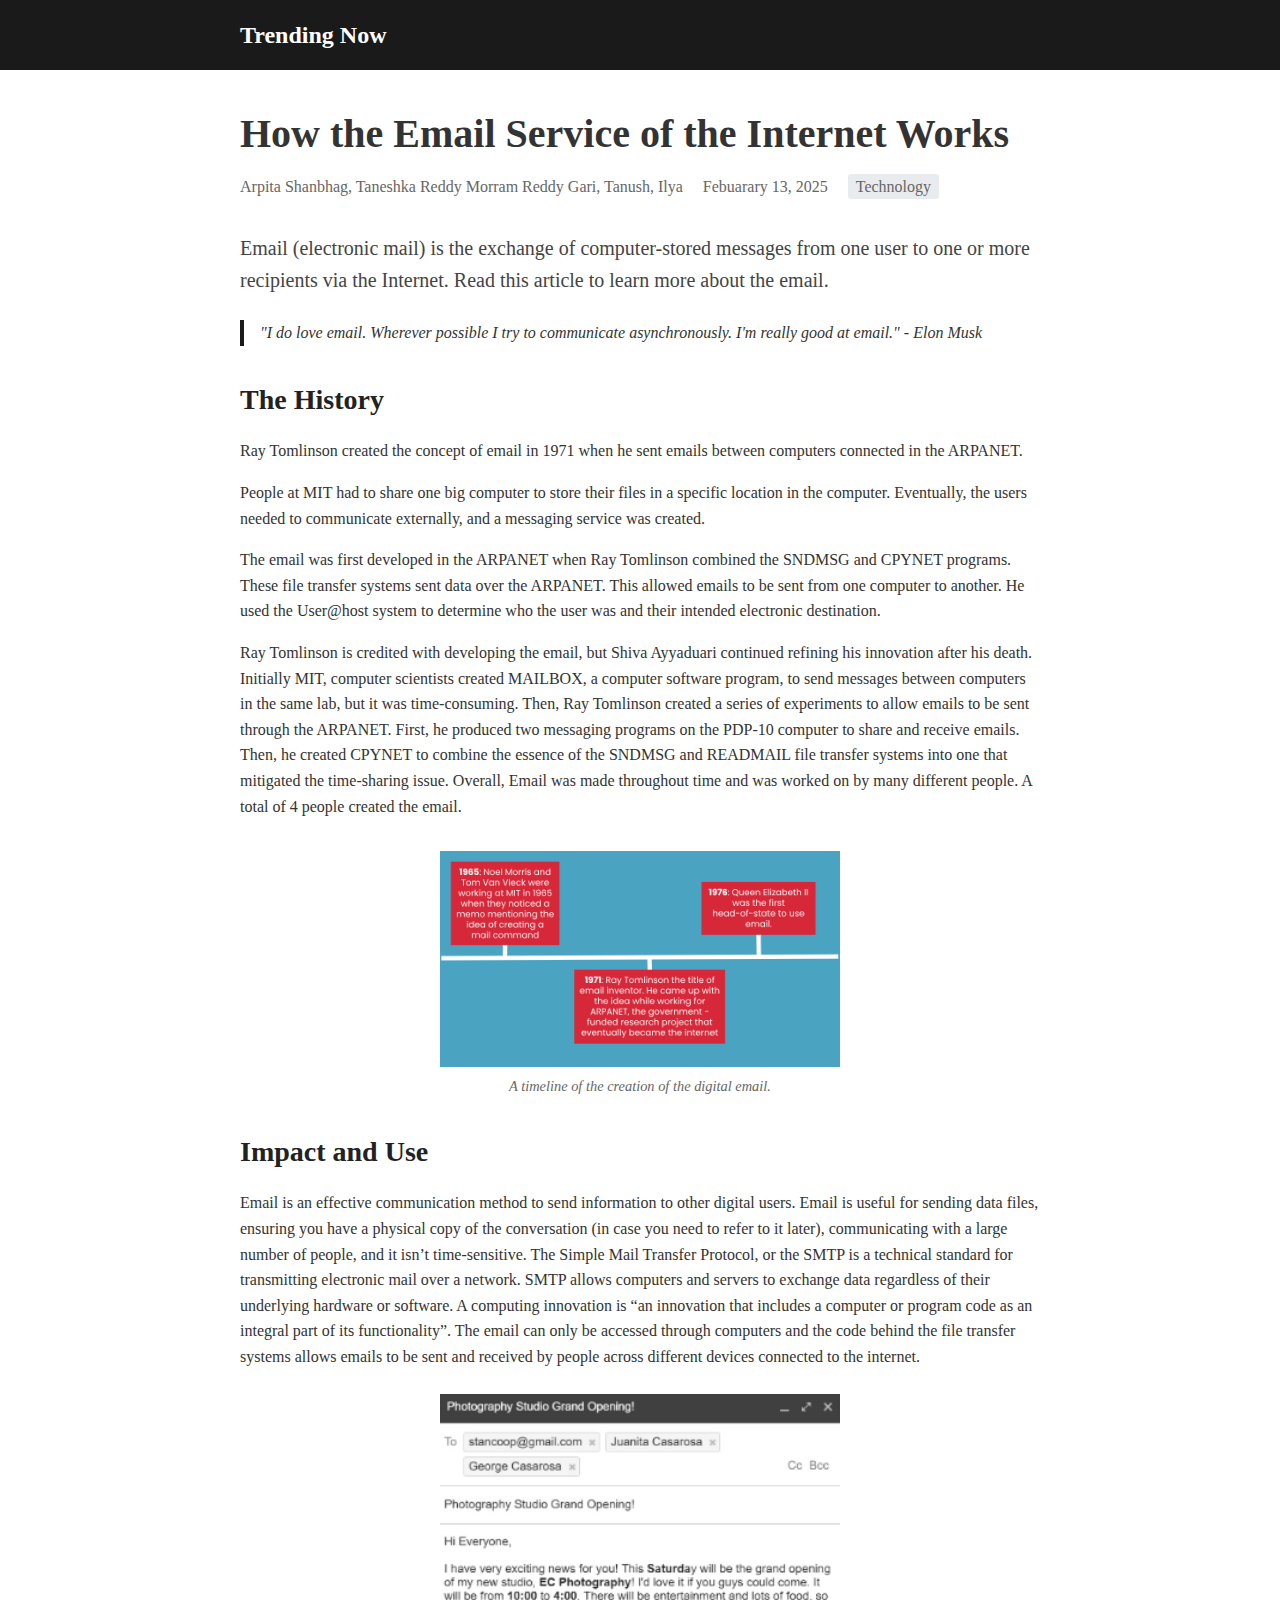
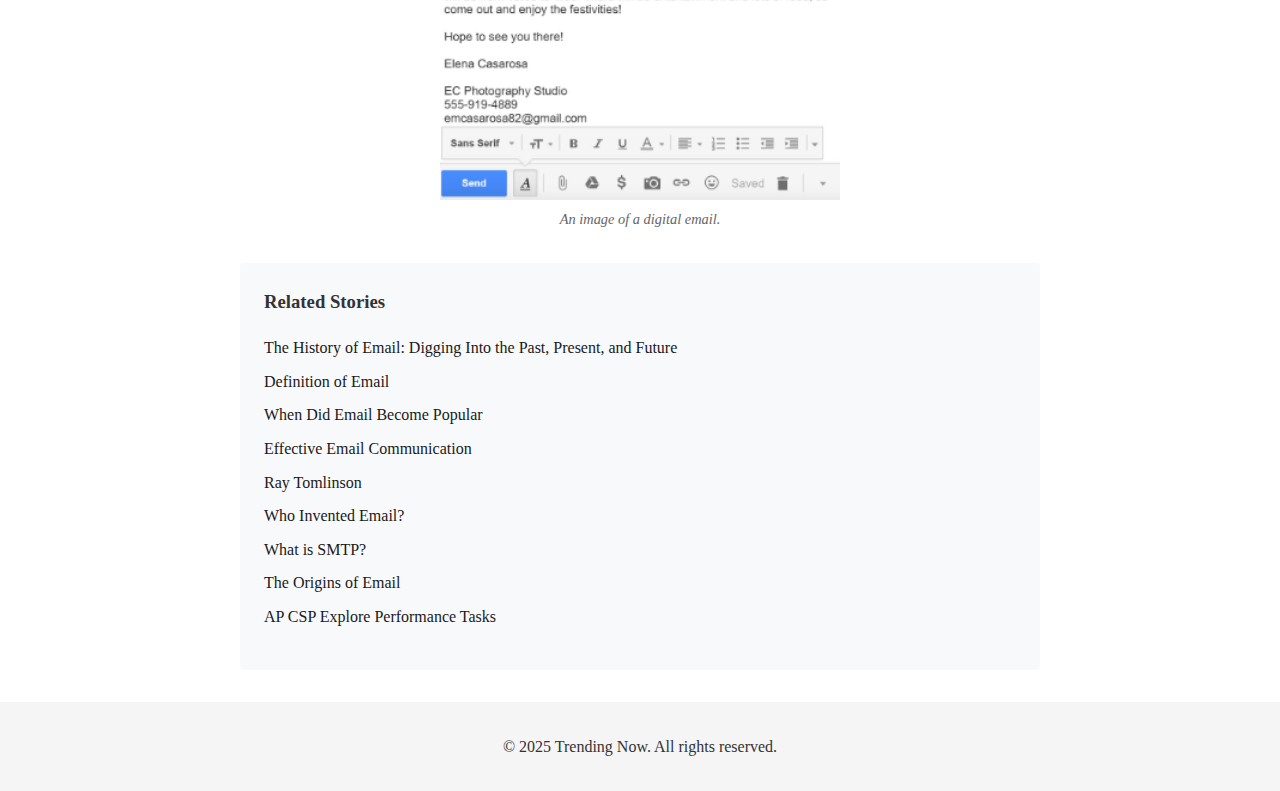
<file: index.html>
<!DOCTYPE html>
<html>
<head>
  <meta charset="utf-8">
  <meta name="viewport" content="width=device-width">
  <title>News Article</title>
  <link href="style.css" rel="stylesheet" type="text/css" />
</head>
<body>
  <header>
    <nav>Trending Now</nav>
  </header>
  <main>
    <article>
      <div class="article-header">
        <h1>How the Email Service of the Internet Works</h1>
        <div class="metadata">
          <span class="author">Arpita Shanbhag, Taneshka Reddy Morram Reddy Gari, Tanush, Ilya</span>
          <span class="date">Febuarary 13, 2025</span>
          <span class="category">Technology</span>
        </div>
      </div>

      <p class="lead">Email (electronic mail) is the exchange of computer-stored messages from one user to one or more recipients via the Internet.
        Read this article to learn more about the email.</p>

        <blockquote>
            "I do love email. Wherever possible I try to communicate asynchronously. I'm really good at email." - Elon Musk
          </blockquote>

      <div class="article-section">
        <h2>The History</h2>
        <p>Ray Tomlinson created the concept of email in 1971 when he sent emails between computers connected in the ARPANET.</p>
        <p>People at MIT had to share one big computer to store their files in a specific location in the computer. Eventually, the users needed to communicate externally, and a messaging service was created.</p>
        <p>The email was first developed in the ARPANET when Ray Tomlinson combined the SNDMSG and CPYNET programs. These file transfer systems sent data over the ARPANET. This allowed emails to be sent from one computer to another. He used the User@host system to determine who the user was and their intended electronic destination.</p>
        <p>Ray Tomlinson is credited with developing the email, but Shiva Ayyaduari continued refining his innovation after his death.
            Initially MIT, computer scientists created MAILBOX, a computer software program, to send messages between computers in the same lab, but it was time-consuming. Then, Ray Tomlinson created a series of experiments to allow emails to be sent through the ARPANET. First, he produced two messaging programs on the PDP-10 computer to share and receive emails. Then, he created CPYNET to combine the essence of the SNDMSG and READMAIL file transfer systems into one that mitigated the time-sharing issue.
            Overall, Email was made throughout time and was worked on by many different people. A total of 4 people created the email.</p>
      </div>

      <div class="image-container">
        <img src="Timeline.png" alt="Timeline" class="article-image">
        <p class="image-caption">A timeline of the creation of the digital email.</p>
      </div>



      <div class="article-section">
        <h2>Impact and Use</h2>
        <p>Email is an effective communication method to send information to other digital users. Email is useful for sending data files, ensuring you have a physical copy of the conversation (in case you need to refer to it later), communicating with a large number of people, and it isn’t time-sensitive.
            The Simple Mail Transfer Protocol, or the SMTP is a technical standard for transmitting electronic mail over a network. SMTP allows computers and servers to exchange data regardless of their underlying hardware or software. 
            A computing innovation is “an innovation that includes a computer or program code as an integral part of its functionality”. The email can only be accessed through computers and the code behind the file transfer systems allows emails to be sent and received by people across different devices connected to the internet.
        </p>

        <div class="image-container">
            <img src="Email.png" alt="Digital Email" class="article-image">
            <p class="image-caption">An image of a digital email.</p>
          </div>

      <div class="related-stories">
        <h3>Related Stories</h3>
        <ul>
          <li><a href="https://www.emailonacid.com/blog/article/email-marketing/history-of-email/">The History of Email: Digging Into the Past, Present, and Future</a></li>
          <li><a href="https://www.techtarget.com/whatis/definition/e-mail-electronic-mail-or-email">Definition of Email</a></li>
          <li><a href="https://campaignrefinery.com/when-did-email-become-popular/">When Did Email Become Popular</a></li>
          <li><a href="https://writingcenter.unc.edu/tips-and-tools/effective-e-mail-communication/">Effective Email Communication</a></li>
          <li><a href="https://lemelson.mit.edu/resources/ray-tomlinson">Ray Tomlinson</a></li>
          <li><a href="https://www.mailslurp.com/blog/who-invented-email/">Who Invented Email?</a></li>
          <li><a href="https://www.cloudflare.com/learning/email-security/what-is-smtp/">What is SMTP?</a></li>
          <li><a href="https://cs.stanford.edu/people/eroberts/courses/soco/projects/1999-00/internet/email.html">The Origins of Email</a></li>
          <li><a href="https://apcentral.collegeboard.org/media/pdf/2018-explore-performance-tasks-sg.pdf">AP CSP Explore Performance Tasks</a></li>
        </ul>
      </div>
    </article>
  </main>
  <footer>
    <p>&copy; 2025 Trending Now. All rights reserved.</p>
  </footer>
</body>
</html>
</file>
<file: style.css>
body {
    font-family: 'Georgia', serif;
    line-height: 1.6;
    margin: 0;
    padding: 0;
    color: #333;
  }

  header {
    background: #1a1a1a;
    color: white;
    padding: 1rem;
  }

  nav {
    max-width: 800px;
    margin: 0 auto;
    font-size: 1.5rem;
    font-weight: bold;
  }

  main {
    max-width: 800px;
    margin: 2rem auto;
    padding: 0 1rem;
  }

  h1 {
    font-size: 2.5rem;
    margin-bottom: 0.5rem;
  }

  .metadata {
    color: #666;
    margin-bottom: 1rem;
  }

  .metadata span {
    margin-right: 1rem;
  }

  .article-header {
    margin-bottom: 2rem;
  }

  .image-container {
    margin: 1.5rem 0;
  }

  .article-image {
    width: 100%;
    max-width: 400px;
    height: auto;
    display: block;
    margin: 0 auto;
  }

  .image-caption {
    text-align: center;
    color: #666;
    font-style: italic;
    font-size: 0.9rem;
    margin-top: 0.5rem;
  }

  .lead {
    font-size: 1.25rem;
    font-weight: 500;
    color: #444;
    margin-bottom: 1.5rem;
  }

  .article-section {
    margin: 2rem 0;
  }

  h2 {
    font-size: 1.75rem;
    margin: 1.5rem 0 1rem;
    color: #222;
  }

  .category {
    background: #e9ecef;
    padding: 0.25rem 0.5rem;
    border-radius: 3px;
  }

  .related-stories {
    background: #f8f9fa;
    padding: 1.5rem;
    margin: 2rem 0;
    border-radius: 4px;
  }

  .related-stories h3 {
    margin-top: 0;
  }

  .related-stories ul {
    list-style: none;
    padding: 0;
  }

  .related-stories li {
    margin: 0.5rem 0;
  }

  .related-stories a {
    color: #1a1a1a;
    text-decoration: none;
  }

  .related-stories a:hover {
    text-decoration: underline;
  }

  blockquote {
    border-left: 4px solid #1a1a1a;
    margin: 1.5rem 0;
    padding-left: 1rem;
    font-style: italic;
  }

  footer {
    background: #f5f5f5;
    text-align: center;
    padding: 1rem;
    margin-top: 2rem;
  }

  @media (max-width: 600px) {
    h1 {
      font-size: 2rem;
    }

    .lead {
      font-size: 1.1rem;
    }
  }
</file>
